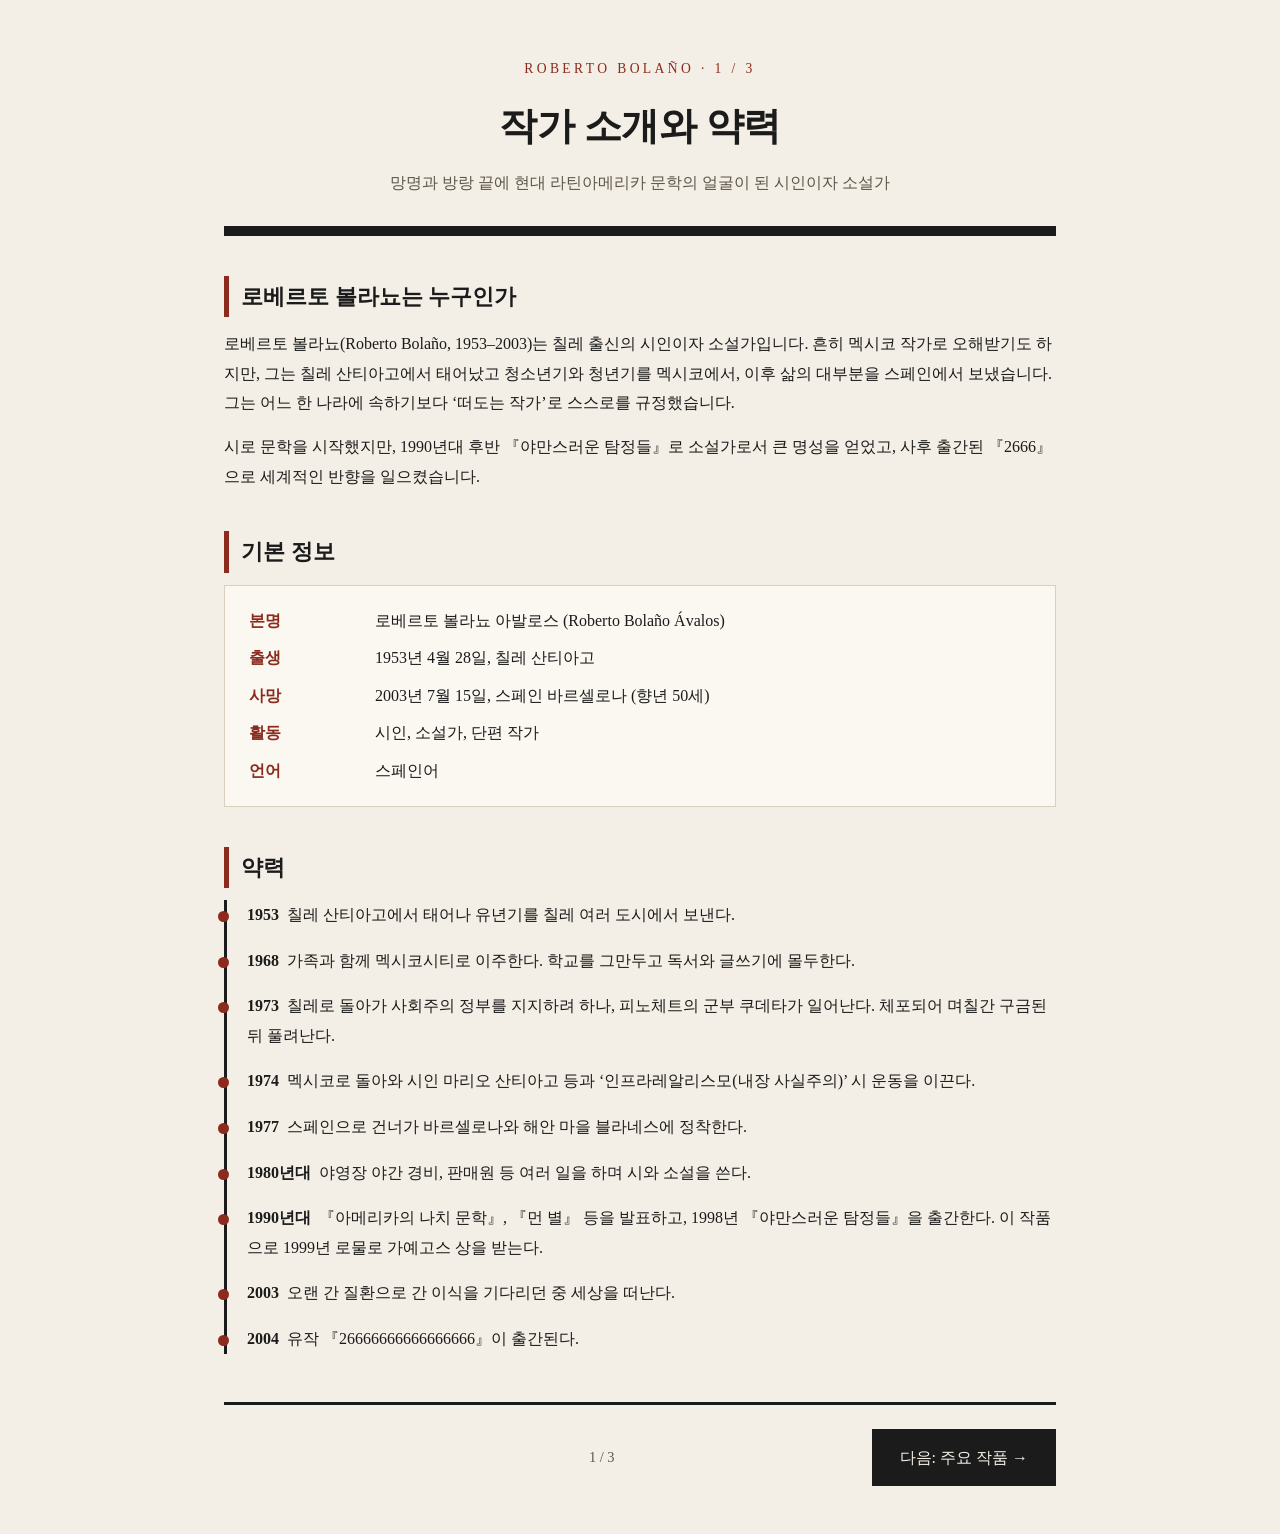
<file: index.html>
<!DOCTYPE html>
<html lang="ko">
<head>
  <meta charset="UTF-8">
  <meta name="viewport" content="width=device-width, initial-scale=1.0">
  <title>로베르토 볼라뇨 | 작가와 약력</title>
  <link rel="stylesheet" href="style.css">
</head>
<body>
  <div class="page">
    <header class="site-header">
      <div class="eyebrow">Roberto Bolaño · 1 / 3</div>
      <h1>작가 소개와 약력</h1>
      <p class="sub">망명과 방랑 끝에 현대 라틴아메리카 문학의 얼굴이 된 시인이자 소설가</p>
    </header>

    <hr class="divider">

    <main class="body">
      <section>
        <h2>로베르토 볼라뇨는 누구인가</h2>
        <p>로베르토 볼라뇨(Roberto Bolaño, 1953–2003)는 칠레 출신의 시인이자 소설가입니다. 흔히 멕시코 작가로 오해받기도 하지만, 그는 칠레 산티아고에서 태어났고 청소년기와 청년기를 멕시코에서, 이후 삶의 대부분을 스페인에서 보냈습니다. 그는 어느 한 나라에 속하기보다 &lsquo;떠도는 작가&rsquo;로 스스로를 규정했습니다.</p>
        <p>시로 문학을 시작했지만, 1990년대 후반 『야만스러운 탐정들』로 소설가로서 큰 명성을 얻었고, 사후 출간된 『2666』으로 세계적인 반향을 일으켰습니다.</p>
      </section>

      <section>
        <h2>기본 정보</h2>
        <div class="profile">
          <dl>
            <dt>본명</dt><dd>로베르토 볼라뇨 아발로스 (Roberto Bolaño Ávalos)</dd>
            <dt>출생</dt><dd>1953년 4월 28일, 칠레 산티아고</dd>
            <dt>사망</dt><dd>2003년 7월 15일, 스페인 바르셀로나 (향년 50세)</dd>
            <dt>활동</dt><dd>시인, 소설가, 단편 작가</dd>
            <dt>언어</dt><dd>스페인어</dd>
          </dl>
        </div>
      </section>

      <section>
        <h2>약력</h2>
        <ul class="timeline">
          <li><span class="year">1953</span>칠레 산티아고에서 태어나 유년기를 칠레 여러 도시에서 보낸다.</li>
          <li><span class="year">1968</span>가족과 함께 멕시코시티로 이주한다. 학교를 그만두고 독서와 글쓰기에 몰두한다.</li>
          <li><span class="year">1973</span>칠레로 돌아가 사회주의 정부를 지지하려 하나, 피노체트의 군부 쿠데타가 일어난다. 체포되어 며칠간 구금된 뒤 풀려난다.</li>
          <li><span class="year">1974</span>멕시코로 돌아와 시인 마리오 산티아고 등과 &lsquo;인프라레알리스모(내장 사실주의)&rsquo; 시 운동을 이끈다.</li>
          <li><span class="year">1977</span>스페인으로 건너가 바르셀로나와 해안 마을 블라네스에 정착한다.</li>
          <li><span class="year">1980년대</span>야영장 야간 경비, 판매원 등 여러 일을 하며 시와 소설을 쓴다.</li>
          <li><span class="year">1990년대</span>『아메리카의 나치 문학』, 『먼 별』 등을 발표하고, 1998년 『야만스러운 탐정들』을 출간한다. 이 작품으로 1999년 로물로 가예고스 상을 받는다.</li>
          <li><span class="year">2003</span>오랜 간 질환으로 간 이식을 기다리던 중 세상을 떠난다.</li>
          <li><span class="year">2004</span>유작 『26666666666666666』이 출간된다.</li>
        </ul>
      </section>
    </main>

    <nav class="pager">
      <a class="btn ghost hidden" href="#" aria-hidden="true">← 이전</a>
      <span class="count">1 / 3</span>
      <a class="btn" href="works.html" data-next>다음: 주요 작품 →</a>
    </nav>
  </div>
  <script src="script.js"></script>
</body>
</html>
</file>
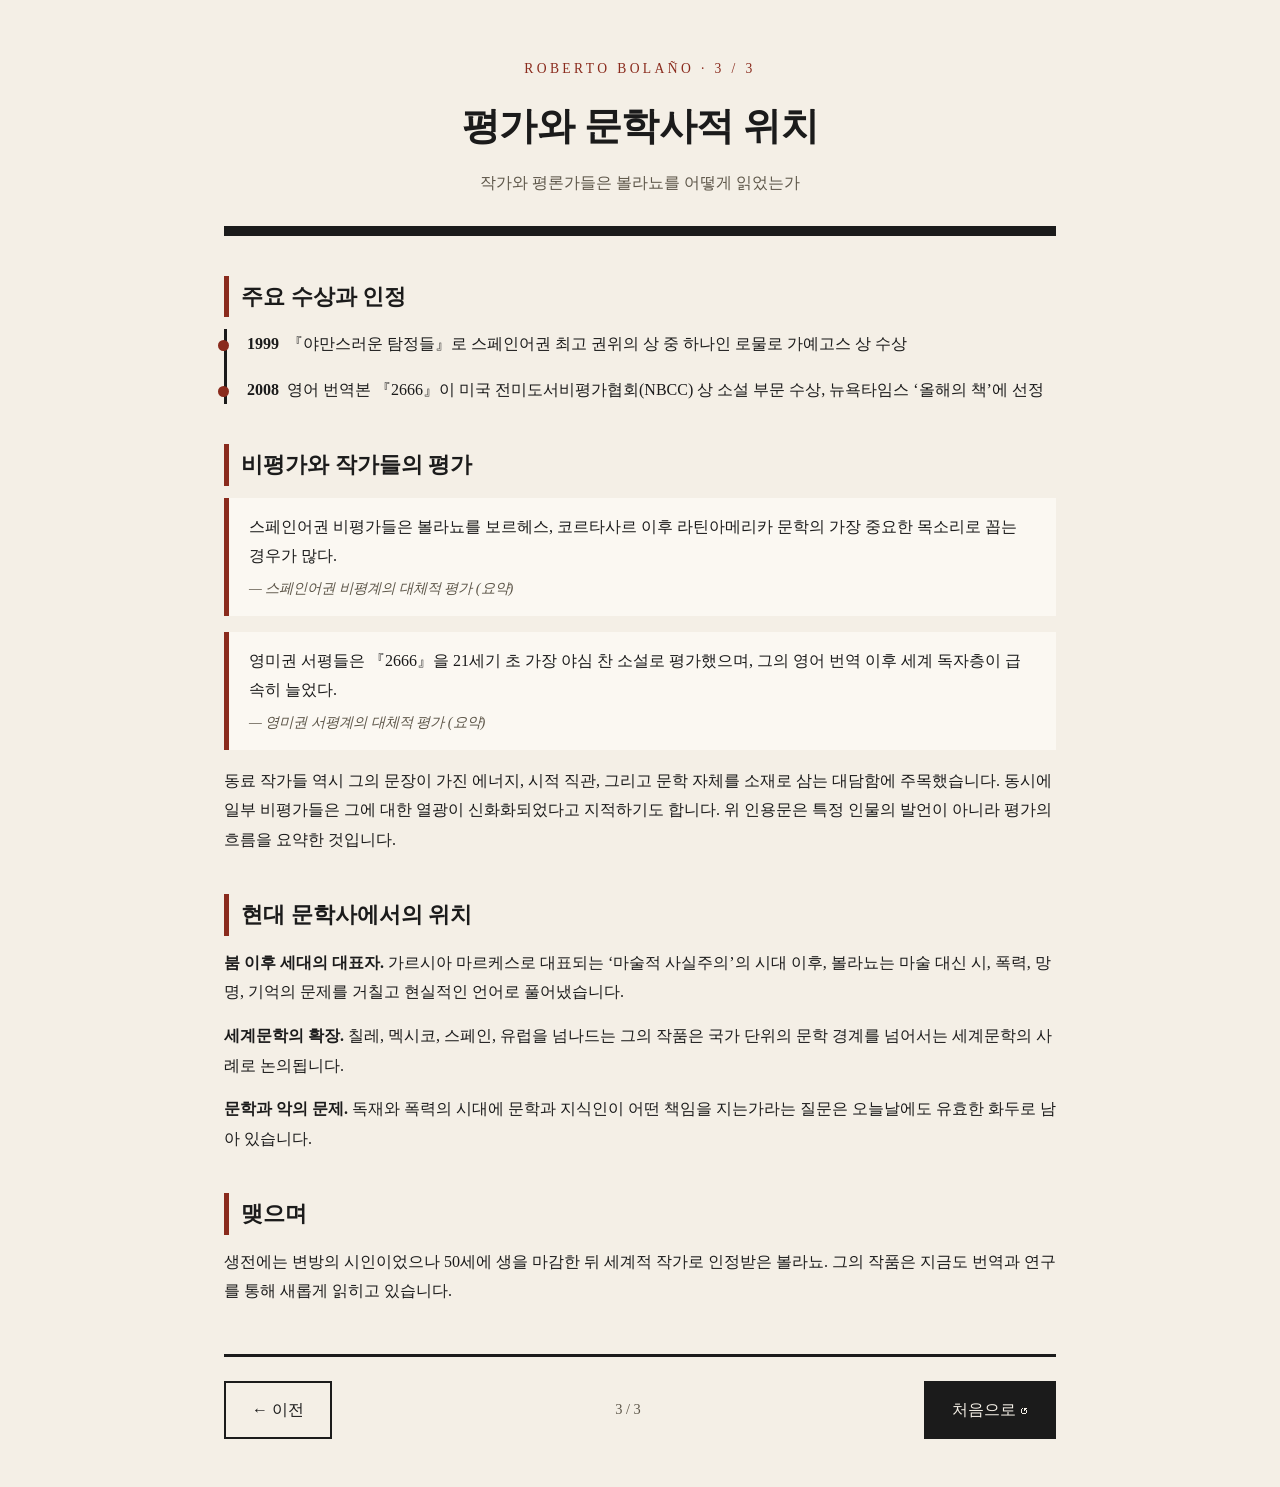
<file: legacy.html>
<!DOCTYPE html>
<html lang="ko">
<head>
  <meta charset="UTF-8">
  <meta name="viewport" content="width=device-width, initial-scale=1.0">
  <title>로베르토 볼라뇨 | 평가와 문학사적 위치</title>
  <link rel="stylesheet" href="style.css">
</head>
<body>
  <div class="page">
    <header class="site-header">
      <div class="eyebrow">Roberto Bolaño · 3 / 3</div>
      <h1>평가와 문학사적 위치</h1>
      <p class="sub">작가와 평론가들은 볼라뇨를 어떻게 읽었는가</p>
    </header>

    <hr class="divider">

    <main class="body">
      <section>
        <h2>주요 수상과 인정</h2>
        <ul class="timeline">
          <li><span class="year">1999</span>『야만스러운 탐정들』로 스페인어권 최고 권위의 상 중 하나인 로물로 가예고스 상 수상</li>
          <li><span class="year">2008</span>영어 번역본 『2666』이 미국 전미도서비평가협회(NBCC) 상 소설 부문 수상, 뉴욕타임스 &lsquo;올해의 책&rsquo;에 선정</li>
        </ul>
      </section>

      <section>
        <h2>비평가와 작가들의 평가</h2>
        <blockquote>
          스페인어권 비평가들은 볼라뇨를 보르헤스, 코르타사르 이후 라틴아메리카 문학의 가장 중요한 목소리로 꼽는 경우가 많다.
          <cite>— 스페인어권 비평계의 대체적 평가 (요약)</cite>
        </blockquote>
        <blockquote>
          영미권 서평들은 『2666』을 21세기 초 가장 야심 찬 소설로 평가했으며, 그의 영어 번역 이후 세계 독자층이 급속히 늘었다.
          <cite>— 영미권 서평계의 대체적 평가 (요약)</cite>
        </blockquote>
        <p>동료 작가들 역시 그의 문장이 가진 에너지, 시적 직관, 그리고 문학 자체를 소재로 삼는 대담함에 주목했습니다. 동시에 일부 비평가들은 그에 대한 열광이 신화화되었다고 지적하기도 합니다. 위 인용문은 특정 인물의 발언이 아니라 평가의 흐름을 요약한 것입니다.</p>
      </section>

      <section>
        <h2>현대 문학사에서의 위치</h2>
        <p><strong>붐 이후 세대의 대표자.</strong> 가르시아 마르케스로 대표되는 &lsquo;마술적 사실주의&rsquo;의 시대 이후, 볼라뇨는 마술 대신 시, 폭력, 망명, 기억의 문제를 거칠고 현실적인 언어로 풀어냈습니다.</p>
        <p><strong>세계문학의 확장.</strong> 칠레, 멕시코, 스페인, 유럽을 넘나드는 그의 작품은 국가 단위의 문학 경계를 넘어서는 세계문학의 사례로 논의됩니다.</p>
        <p><strong>문학과 악의 문제.</strong> 독재와 폭력의 시대에 문학과 지식인이 어떤 책임을 지는가라는 질문은 오늘날에도 유효한 화두로 남아 있습니다.</p>
      </section>

      <section>
        <h2>맺으며</h2>
        <p>생전에는 변방의 시인이었으나 50세에 생을 마감한 뒤 세계적 작가로 인정받은 볼라뇨. 그의 작품은 지금도 번역과 연구를 통해 새롭게 읽히고 있습니다.</p>
      </section>
    </main>

    <nav class="pager">
      <a class="btn ghost" href="works.html" data-prev>← 이전</a>
      <span class="count">3 / 3</span>
      <a class="btn" href="index.html" data-next>처음으로 ↺</a>
    </nav>
  </div>
  <script src="script.js"></script>
</body>
</html>
</file>
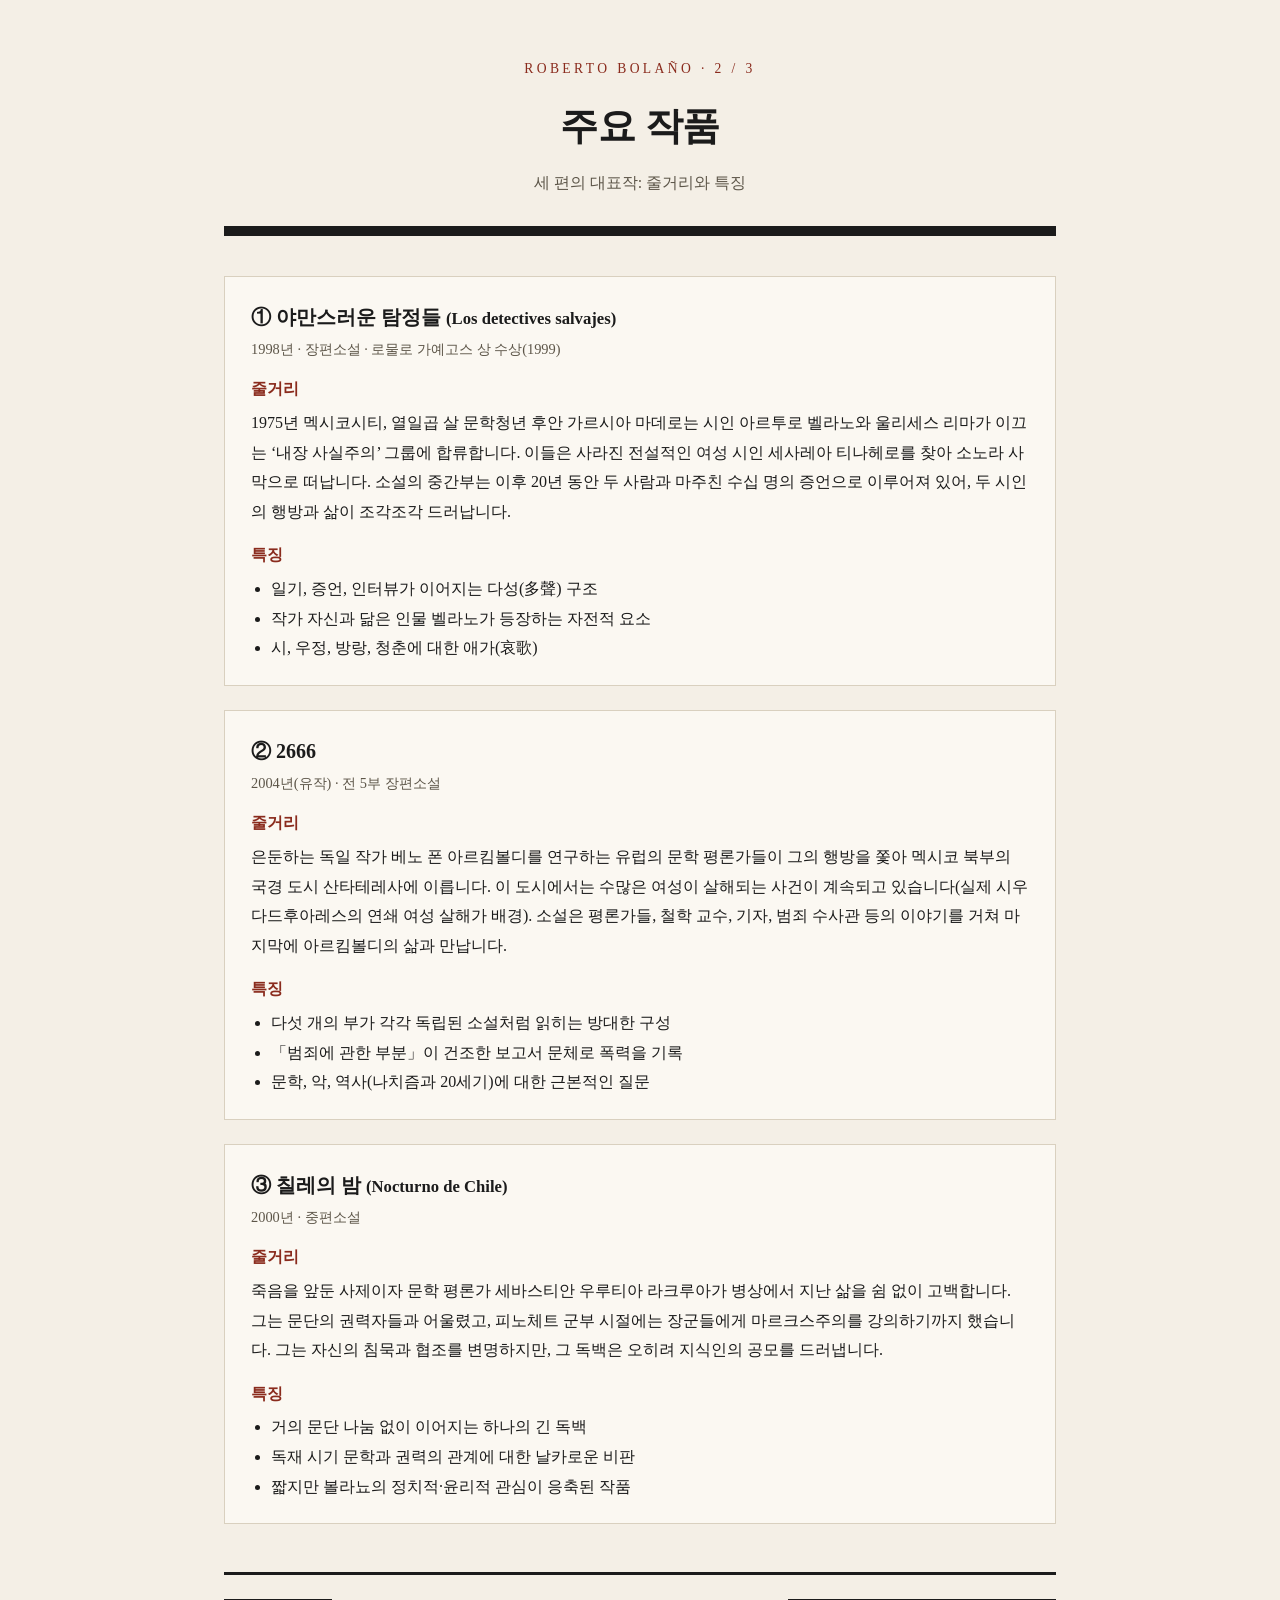
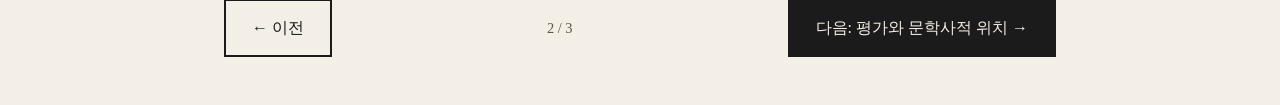
<file: works.html>
<!DOCTYPE html>
<html lang="ko">
<head>
  <meta charset="UTF-8">
  <meta name="viewport" content="width=device-width, initial-scale=1.0">
  <title>로베르토 볼라뇨 | 주요 작품</title>
  <link rel="stylesheet" href="style.css">
</head>
<body>
  <div class="page">
    <header class="site-header">
      <div class="eyebrow">Roberto Bolaño · 2 / 3</div>
      <h1>주요 작품</h1>
      <p class="sub">세 편의 대표작: 줄거리와 특징</p>
    </header>

    <hr class="divider">

    <main class="body">
      <article class="work">
        <h3>① 야만스러운 탐정들 <small>(Los detectives salvajes)</small></h3>
        <p class="meta">1998년 · 장편소설 · 로물로 가예고스 상 수상(1999)</p>
        <h4>줄거리</h4>
        <p>1975년 멕시코시티, 열일곱 살 문학청년 후안 가르시아 마데로는 시인 아르투로 벨라노와 울리세스 리마가 이끄는 &lsquo;내장 사실주의&rsquo; 그룹에 합류합니다. 이들은 사라진 전설적인 여성 시인 세사레아 티나헤로를 찾아 소노라 사막으로 떠납니다. 소설의 중간부는 이후 20년 동안 두 사람과 마주친 수십 명의 증언으로 이루어져 있어, 두 시인의 행방과 삶이 조각조각 드러납니다.</p>
        <h4>특징</h4>
        <ul>
          <li>일기, 증언, 인터뷰가 이어지는 다성(多聲) 구조</li>
          <li>작가 자신과 닮은 인물 벨라노가 등장하는 자전적 요소</li>
          <li>시, 우정, 방랑, 청춘에 대한 애가(哀歌)</li>
        </ul>
      </article>

      <article class="work">
        <h3>② 2666</h3>
        <p class="meta">2004년(유작) · 전 5부 장편소설</p>
        <h4>줄거리</h4>
        <p>은둔하는 독일 작가 베노 폰 아르킴볼디를 연구하는 유럽의 문학 평론가들이 그의 행방을 쫓아 멕시코 북부의 국경 도시 산타테레사에 이릅니다. 이 도시에서는 수많은 여성이 살해되는 사건이 계속되고 있습니다(실제 시우다드후아레스의 연쇄 여성 살해가 배경). 소설은 평론가들, 철학 교수, 기자, 범죄 수사관 등의 이야기를 거쳐 마지막에 아르킴볼디의 삶과 만납니다.</p>
        <h4>특징</h4>
        <ul>
          <li>다섯 개의 부가 각각 독립된 소설처럼 읽히는 방대한 구성</li>
          <li>「범죄에 관한 부분」이 건조한 보고서 문체로 폭력을 기록</li>
          <li>문학, 악, 역사(나치즘과 20세기)에 대한 근본적인 질문</li>
        </ul>
      </article>

      <article class="work">
        <h3>③ 칠레의 밤 <small>(Nocturno de Chile)</small></h3>
        <p class="meta">2000년 · 중편소설</p>
        <h4>줄거리</h4>
        <p>죽음을 앞둔 사제이자 문학 평론가 세바스티안 우루티아 라크루아가 병상에서 지난 삶을 쉼 없이 고백합니다. 그는 문단의 권력자들과 어울렸고, 피노체트 군부 시절에는 장군들에게 마르크스주의를 강의하기까지 했습니다. 그는 자신의 침묵과 협조를 변명하지만, 그 독백은 오히려 지식인의 공모를 드러냅니다.</p>
        <h4>특징</h4>
        <ul>
          <li>거의 문단 나눔 없이 이어지는 하나의 긴 독백</li>
          <li>독재 시기 문학과 권력의 관계에 대한 날카로운 비판</li>
          <li>짧지만 볼라뇨의 정치적·윤리적 관심이 응축된 작품</li>
        </ul>
      </article>
    </main>

    <nav class="pager">
      <a class="btn ghost" href="index.html" data-prev>← 이전</a>
      <span class="count">2 / 3</span>
      <a class="btn" href="legacy.html" data-next>다음: 평가와 문학사적 위치 →</a>
    </nav>
  </div>
  <script src="script.js"></script>
</body>
</html>
</file>
<file: style.css>
:root {
  --bg: #f4efe6;
  --ink: #1b1b1b;
  --muted: #5d5649;
  --accent: #8a2b1d;
  --card: #fbf8f2;
}

* { box-sizing: border-box; margin: 0; padding: 0; }

body {
  background: var(--bg);
  color: var(--ink);
  font-family: "Noto Serif KR", "Nanum Myeongjo", "Batang", serif;
  line-height: 1.85;
}

.page {
  max-width: 880px;
  margin: 0 auto;
  padding: 0 24px 48px;
  animation: fadeIn .6s ease;
}

@keyframes fadeIn {
  from { opacity: 0; transform: translateY(8px); }
  to   { opacity: 1; transform: none; }
}

/* 헤더 */
.site-header {
  padding: 56px 0 28px;
  text-align: center;
}
.site-header .eyebrow {
  font-size: .85rem;
  letter-spacing: .25em;
  color: var(--accent);
  text-transform: uppercase;
}
.site-header h1 {
  font-size: 2.4rem;
  margin: 10px 0 6px;
  letter-spacing: -.01em;
}
.site-header .sub {
  color: var(--muted);
  font-size: 1rem;
}

/* 헤더와 바디를 나누는 굵은 나눔선 */
.divider {
  border: 0;
  height: 10px;
  background: var(--ink);
  margin: 0 0 40px;
}

/* 바디 */
.body section { margin-bottom: 40px; }
.body h2 {
  font-size: 1.4rem;
  margin-bottom: 12px;
  padding-left: 12px;
  border-left: 5px solid var(--accent);
}
.body p { margin-bottom: 14px; }

.profile {
  background: var(--card);
  border: 1px solid #d9d0bf;
  padding: 20px 24px;
}
.profile dl {
  display: grid;
  grid-template-columns: 110px 1fr;
  gap: 8px 16px;
}
.profile dt { font-weight: bold; color: var(--accent); }

.timeline { list-style: none; border-left: 3px solid var(--ink); padding-left: 20px; }
.timeline li { position: relative; margin-bottom: 16px; }
.timeline li::before {
  content: "";
  position: absolute;
  left: -29px; top: 11px;
  width: 11px; height: 11px;
  background: var(--accent);
  border-radius: 50%;
}
.timeline .year { font-weight: bold; margin-right: 8px; }

.work {
  background: var(--card);
  border: 1px solid #d9d0bf;
  padding: 22px 26px;
  margin-bottom: 24px;
}
.work h3 { font-size: 1.25rem; }
.work .meta { color: var(--muted); font-size: .9rem; margin-bottom: 10px; }
.work h4 { color: var(--accent); margin: 12px 0 4px; font-size: 1rem; }
.work ul { padding-left: 20px; }

blockquote {
  border-left: 5px solid var(--accent);
  background: var(--card);
  padding: 14px 20px;
  margin-bottom: 16px;
}
blockquote cite { display: block; color: var(--muted); font-size: .9rem; margin-top: 4px; }

/* 페이지 이동 버튼 */
.pager {
  display: flex;
  justify-content: space-between;
  align-items: center;
  gap: 12px;
  margin-top: 48px;
  padding-top: 24px;
  border-top: 3px solid var(--ink);
}
.pager .count { color: var(--muted); font-size: .9rem; }
.btn {
  display: inline-block;
  padding: 12px 26px;
  background: var(--ink);
  color: var(--bg);
  text-decoration: none;
  font-family: inherit;
  font-size: 1rem;
  border: 2px solid var(--ink);
  cursor: pointer;
  transition: background .2s, color .2s;
}
.btn:hover { background: var(--accent); border-color: var(--accent); }
.btn.ghost { background: transparent; color: var(--ink); }
.btn.ghost:hover { background: var(--ink); color: var(--bg); border-color: var(--ink); }
.btn.hidden { visibility: hidden; }

@media (max-width: 560px) {
  .site-header h1 { font-size: 1.8rem; }
  .profile dl { grid-template-columns: 1fr; }
}
</file>
